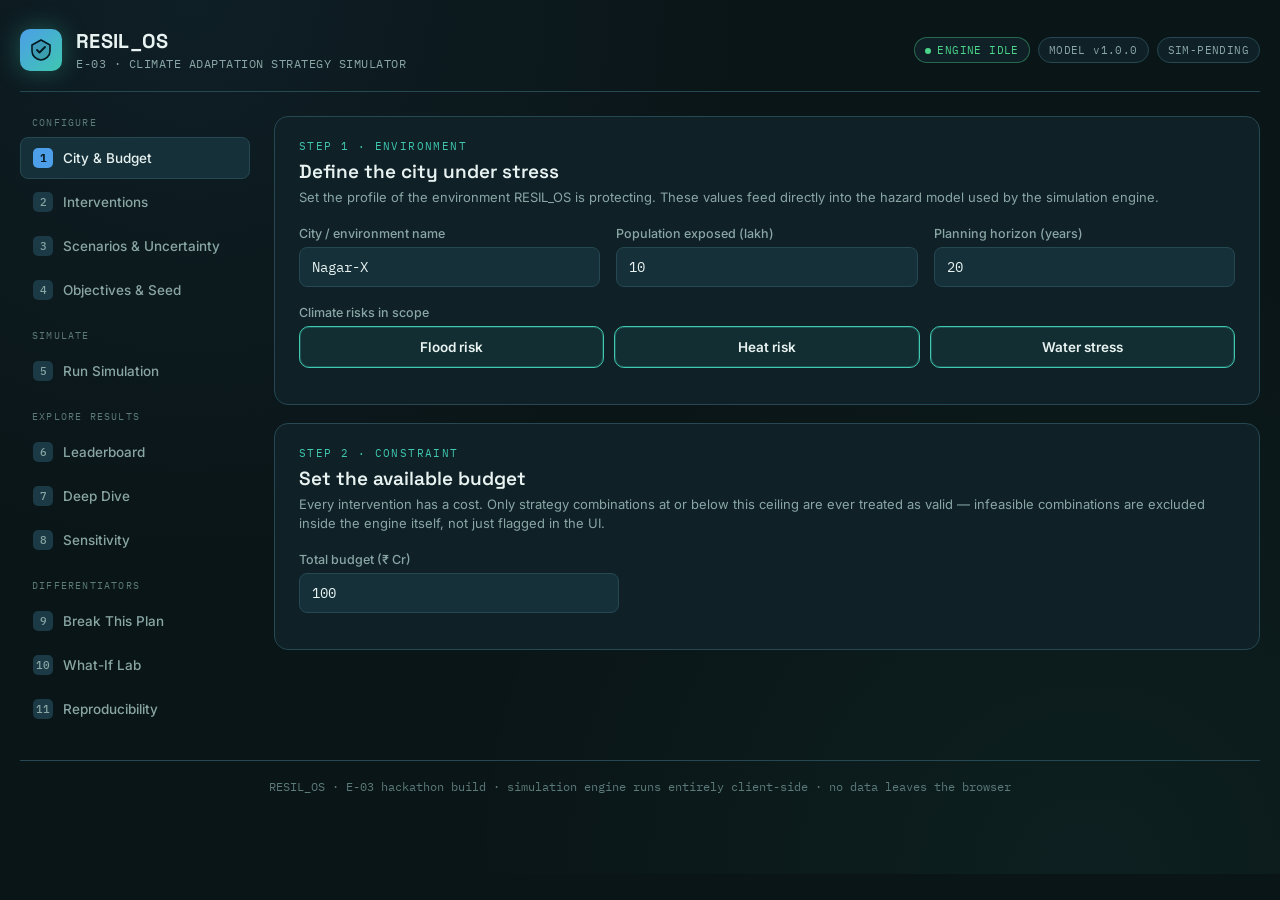
<file: resil-os.html>
<!DOCTYPE html>
<html lang="en">
<head>
<meta charset="UTF-8">
<title>RESIL_OS — Climate Adaptation Strategy Simulator</title>
<meta name="viewport" content="width=device-width, initial-scale=1.0">
<link rel="preconnect" href="https://fonts.googleapis.com">
<link href="https://fonts.googleapis.com/css2?family=Space+Grotesk:wght@400;500;600;700&family=Inter:wght@400;500;600;700&family=IBM+Plex+Mono:wght@400;500;600&display=swap" rel="stylesheet">
<style>
:root{
  --bg-deep:#0A1517;
  --bg-panel:#0F2027;
  --bg-panel-raised:#153039;
  --bg-panel-hi:#1B3A45;
  --line:#254852;
  --ink:#E8F3F1;
  --ink-dim:#89A6A4;
  --ink-faint:#5B7A79;
  --flood:#4C9FE8;
  --heat:#E8623D;
  --water:#3FC7B0;
  --amber:#F2B705;
  --danger:#E1524B;
  --success:#4BD68A;
  --font-display:'Space Grotesk',sans-serif;
  --font-body:'Inter',sans-serif;
  --font-mono:'IBM Plex Mono',monospace;
}
*{box-sizing:border-box;}
html,body{margin:0;padding:0;background:var(--bg-deep);color:var(--ink);font-family:var(--font-body);
  -webkit-font-smoothing:antialiased;}
body{background-image:
  radial-gradient(circle at 15% 0%, rgba(76,159,232,0.07), transparent 40%),
  radial-gradient(circle at 85% 100%, rgba(63,199,176,0.06), transparent 45%);}
::selection{background:var(--amber);color:#0A1517;}
a{color:inherit;}
::-webkit-scrollbar{width:8px;height:8px;}
::-webkit-scrollbar-thumb{background:var(--line);border-radius:4px;}
::-webkit-scrollbar-track{background:transparent;}

.app{max-width:1280px;margin:0 auto;padding:0 20px 80px;}

/* ---------- HEADER ---------- */
header.top{padding:28px 0 20px;border-bottom:1px solid var(--line);display:flex;align-items:center;
  justify-content:space-between;gap:20px;flex-wrap:wrap;}
.brand{display:flex;align-items:center;gap:14px;}
.brand-mark{width:42px;height:42px;border-radius:10px;background:linear-gradient(135deg,var(--flood),var(--water));
  display:flex;align-items:center;justify-content:center;flex-shrink:0;position:relative;box-shadow:0 0 24px rgba(63,199,176,0.35);}
.brand-mark svg{width:24px;height:24px;}
.brand-text h1{font-family:var(--font-display);font-size:20px;margin:0;letter-spacing:0.3px;font-weight:700;}
.brand-text p{margin:2px 0 0;font-size:12px;color:var(--ink-dim);font-family:var(--font-mono);letter-spacing:0.5px;}
.badge-row{display:flex;gap:8px;flex-wrap:wrap;}
.tag{font-family:var(--font-mono);font-size:10.5px;padding:5px 10px;border:1px solid var(--line);
  border-radius:100px;color:var(--ink-dim);letter-spacing:0.4px;background:var(--bg-panel);}
.tag.live{color:var(--success);border-color:rgba(75,214,138,0.4);}
.tag.live .dot{display:inline-block;width:6px;height:6px;border-radius:50%;background:var(--success);
  margin-right:6px;animation:pulse 1.6s infinite;}
@keyframes pulse{0%,100%{opacity:1;}50%{opacity:0.3;}}

/* ---------- LAYOUT ---------- */
.layout{display:grid;grid-template-columns:230px 1fr;gap:24px;margin-top:24px;align-items:start;}
@media (max-width:900px){.layout{grid-template-columns:1fr;}}

/* ---------- NAV ---------- */
nav.steps{position:sticky;top:20px;display:flex;flex-direction:column;gap:2px;}
.step-group-label{font-family:var(--font-mono);font-size:10px;color:var(--ink-faint);letter-spacing:1.2px;
  text-transform:uppercase;margin:16px 0 6px 12px;}
.step-group-label:first-child{margin-top:0;}
.step-btn{display:flex;align-items:center;gap:10px;padding:10px 12px;border-radius:8px;border:1px solid transparent;
  background:transparent;color:var(--ink-dim);cursor:pointer;text-align:left;font-family:var(--font-body);
  font-size:13.5px;font-weight:500;transition:all .15s ease;}
.step-btn:hover{background:var(--bg-panel);color:var(--ink);}
.step-btn.active{background:var(--bg-panel-raised);color:var(--ink);border-color:var(--line);}
.step-btn .num{font-family:var(--font-mono);font-size:11px;width:20px;height:20px;border-radius:5px;
  display:flex;align-items:center;justify-content:center;background:var(--bg-panel-hi);color:var(--ink-dim);
  flex-shrink:0;}
.step-btn.active .num{background:var(--flood);color:#062;color:#04191F;font-weight:700;}
.step-btn.done .num{background:var(--success);color:#04191F;}
.step-btn.done .num::after{content:'✓';}

/* ---------- PANELS ---------- */
.panel{display:none;animation:fadein .35s ease;}
.panel.active{display:block;}
@keyframes fadein{from{opacity:0;transform:translateY(6px);}to{opacity:1;transform:translateY(0);}}
.card{background:var(--bg-panel);border:1px solid var(--line);border-radius:14px;padding:22px 24px;margin-bottom:18px;}
.card h2{font-family:var(--font-display);font-size:19px;margin:0 0 4px;font-weight:600;}
.card .sub{color:var(--ink-dim);font-size:13px;margin:0 0 18px;line-height:1.5;}
.eyebrow{font-family:var(--font-mono);font-size:10.5px;color:var(--water);letter-spacing:1.4px;
  text-transform:uppercase;margin-bottom:6px;display:block;}

/* ---------- FORM ELEMENTS ---------- */
.grid2{display:grid;grid-template-columns:1fr 1fr;gap:16px;}
.grid3{display:grid;grid-template-columns:repeat(3,1fr);gap:16px;}
@media (max-width:640px){.grid2,.grid3{grid-template-columns:1fr;}}
label.field{display:block;font-size:12.5px;color:var(--ink-dim);margin-bottom:6px;font-weight:500;}
input[type=text],input[type=number]{width:100%;background:var(--bg-panel-raised);border:1px solid var(--line);
  color:var(--ink);padding:10px 12px;border-radius:8px;font-family:var(--font-mono);font-size:13.5px;}
input[type=text]:focus,input[type=number]:focus{outline:2px solid var(--flood);outline-offset:1px;border-color:var(--flood);}
.field-wrap{margin-bottom:14px;}
input[type=range]{width:100%;accent-color:var(--flood);height:4px;}
.slider-row{display:flex;align-items:center;gap:12px;}
.slider-val{font-family:var(--font-mono);font-size:13px;width:56px;text-align:right;color:var(--amber);flex-shrink:0;}

.chip-grid{display:grid;grid-template-columns:repeat(auto-fill,minmax(220px,1fr));gap:10px;}
.chip{border:1px solid var(--line);background:var(--bg-panel-raised);border-radius:10px;padding:12px 14px;
  cursor:pointer;transition:all .15s ease;}
.chip:hover{border-color:var(--ink-faint);}
.chip.selected{border-color:var(--water);background:rgba(63,199,176,0.08);box-shadow:0 0 0 1px rgba(63,199,176,0.25) inset;}
.chip-top{display:flex;justify-content:space-between;align-items:baseline;margin-bottom:6px;}
.chip-name{font-weight:600;font-size:13.5px;}
.chip-cost{font-family:var(--font-mono);font-size:11.5px;color:var(--amber);}
.chip-desc{font-size:11.5px;color:var(--ink-dim);line-height:1.4;margin-bottom:8px;}
.chip-effects{display:flex;gap:6px;flex-wrap:wrap;}
.eff-pill{font-family:var(--font-mono);font-size:10px;padding:2px 7px;border-radius:100px;background:var(--bg-panel-hi);
  color:var(--ink-dim);}
.eff-pill.flood{color:var(--flood);} .eff-pill.heat{color:var(--heat);} .eff-pill.water{color:var(--water);}

.scenario-grid{display:grid;grid-template-columns:repeat(3,1fr);gap:14px;}
@media (max-width:720px){.scenario-grid{grid-template-columns:1fr;}}
.scenario-card{border:1px solid var(--line);border-radius:12px;padding:16px;background:var(--bg-panel-raised);}
.scenario-card.mild{border-top:3px solid var(--success);}
.scenario-card.moderate{border-top:3px solid var(--amber);}
.scenario-card.severe{border-top:3px solid var(--danger);}
.scenario-card h3{margin:0 0 10px;font-family:var(--font-display);font-size:15px;}
.scenario-row{display:flex;justify-content:space-between;font-size:12px;padding:4px 0;color:var(--ink-dim);
  border-bottom:1px dashed var(--line);}
.scenario-row span:last-child{font-family:var(--font-mono);color:var(--ink);}

.btn{font-family:var(--font-body);font-weight:600;font-size:13.5px;padding:11px 20px;border-radius:9px;
  border:1px solid var(--line);background:var(--bg-panel-raised);color:var(--ink);cursor:pointer;
  transition:all .15s ease;display:inline-flex;align-items:center;gap:8px;}
.btn:hover{border-color:var(--ink-faint);transform:translateY(-1px);}
.btn-primary{background:linear-gradient(135deg,var(--flood),var(--water));border:none;color:#042022;
  box-shadow:0 4px 20px rgba(63,199,176,0.25);}
.btn-primary:hover{box-shadow:0 6px 26px rgba(63,199,176,0.4);}
.btn-danger{border-color:rgba(225,82,75,0.4);color:var(--danger);}
.btn-ghost{background:transparent;}
.btn:disabled{opacity:0.4;cursor:not-allowed;transform:none;}
.btn-row{display:flex;gap:10px;flex-wrap:wrap;margin-top:6px;}

/* ---------- CONSOLE ---------- */
.console{background:#050C0E;border:1px solid var(--line);border-radius:12px;padding:16px 18px;font-family:var(--font-mono);
  font-size:12px;color:var(--success);min-height:160px;max-height:260px;overflow-y:auto;line-height:1.7;}
.console .ln{opacity:0;animation:lnin .25s forwards;}
.console .ln.dim{color:var(--ink-faint);}
.console .ln.warn{color:var(--danger);}
.console .ln.info{color:var(--water);}
@keyframes lnin{to{opacity:1;}}
.console .cursor{display:inline-block;width:7px;height:12px;background:var(--success);animation:pulse 1s infinite;
  vertical-align:middle;}

/* ---------- STAT / RESULTS ---------- */
.stat-strip{display:grid;grid-template-columns:repeat(auto-fit,minmax(140px,1fr));gap:12px;margin-bottom:18px;}
.stat-box{background:var(--bg-panel-raised);border:1px solid var(--line);border-radius:10px;padding:14px 16px;}
.stat-box .v{font-family:var(--font-mono);font-size:24px;font-weight:600;color:var(--amber);}
.stat-box .l{font-size:11px;color:var(--ink-dim);margin-top:2px;}

table.results{width:100%;border-collapse:collapse;font-size:13px;}
table.results th{text-align:left;font-family:var(--font-mono);font-size:10.5px;color:var(--ink-faint);
  text-transform:uppercase;letter-spacing:0.6px;padding:8px 10px;border-bottom:1px solid var(--line);}
table.results td{padding:10px 10px;border-bottom:1px solid rgba(37,72,82,0.5);font-family:var(--font-mono);font-size:12.5px;}
table.results tr.rank1 td{background:rgba(242,183,5,0.06);}
table.results tr{cursor:pointer;transition:background .15s;}
table.results tr:hover td{background:var(--bg-panel-hi);}
.rank-pill{display:inline-flex;align-items:center;justify-content:center;width:22px;height:22px;border-radius:6px;
  background:var(--bg-panel-hi);font-weight:700;font-size:11px;}
.rank-pill.r1{background:var(--amber);color:#211900;}
.score-bar-wrap{width:80px;height:6px;background:var(--bg-panel-hi);border-radius:4px;overflow:hidden;display:inline-block;
  vertical-align:middle;margin-right:8px;}
.score-bar{height:100%;background:linear-gradient(90deg,var(--flood),var(--water));}
.feasible-tag{font-size:10px;padding:2px 7px;border-radius:100px;font-family:var(--font-mono);}
.feasible-tag.yes{background:rgba(75,214,138,0.12);color:var(--success);}
.feasible-tag.no{background:rgba(225,82,75,0.12);color:var(--danger);}

/* ---------- GAUGES ---------- */
.gauge-row{display:grid;grid-template-columns:repeat(3,1fr);gap:16px;margin:8px 0 18px;}
@media (max-width:640px){.gauge-row{grid-template-columns:1fr;}}
.gauge-box{background:var(--bg-panel-raised);border:1px solid var(--line);border-radius:12px;padding:14px;text-align:center;}
.gauge-box .glabel{font-family:var(--font-mono);font-size:11px;letter-spacing:0.6px;margin-top:4px;}
.gauge-box .gval{font-family:var(--font-mono);font-size:20px;font-weight:600;margin-top:-4px;}

.robust-pill{font-family:var(--font-mono);font-size:11px;padding:4px 10px;border-radius:100px;font-weight:600;
  letter-spacing:0.4px;}
.robust-pill.ROBUST{background:rgba(75,214,138,0.14);color:var(--success);}
.robust-pill.MODERATE{background:rgba(242,183,5,0.14);color:var(--amber);}
.robust-pill.FRAGILE{background:rgba(225,82,75,0.14);color:var(--danger);}

/* ---------- SENSITIVITY BARS ---------- */
.sens-row{display:grid;grid-template-columns:110px 1fr 60px 90px;align-items:center;gap:10px;margin-bottom:10px;
  font-size:12.5px;}
.sens-track{position:relative;height:20px;background:var(--bg-panel-hi);border-radius:5px;overflow:visible;}
.sens-fill{position:absolute;top:0;bottom:0;background:var(--danger);border-radius:5px;}
.sens-zero{position:absolute;top:-3px;bottom:-3px;width:1px;background:var(--ink-faint);}
.sens-val{font-family:var(--font-mono);text-align:right;}
.sens-tag{font-family:var(--font-mono);font-size:10px;padding:3px 7px;border-radius:100px;text-align:center;}
.sens-tag.HIGH{background:rgba(225,82,75,0.14);color:var(--danger);}
.sens-tag.MEDIUM{background:rgba(242,183,5,0.14);color:var(--amber);}
.sens-tag.LOW{background:rgba(75,214,138,0.14);color:var(--success);}

/* ---------- CONFIG / REPRO ---------- */
pre.config{background:#050C0E;border:1px solid var(--line);border-radius:10px;padding:16px;font-family:var(--font-mono);
  font-size:11.5px;color:var(--ink-dim);overflow-x:auto;line-height:1.6;}
pre.config .k{color:var(--water);}
pre.config .v2{color:var(--amber);}

.empty-state{text-align:center;padding:50px 20px;color:var(--ink-dim);}
.empty-state svg{opacity:0.4;margin-bottom:12px;}

.select-native{width:100%;background:var(--bg-panel-raised);border:1px solid var(--line);color:var(--ink);
  padding:10px 12px;border-radius:8px;font-family:var(--font-mono);font-size:13px;}

.footer-note{margin-top:30px;padding-top:18px;border-top:1px solid var(--line);color:var(--ink-faint);
  font-size:11.5px;font-family:var(--font-mono);text-align:center;}
</style>
</head>
<body>
<div class="app">

  <header class="top">
    <div class="brand">
      <div class="brand-mark">
        <svg viewBox="0 0 24 24" fill="none"><path d="M12 2L3 7v6c0 5 4 8.5 9 9 5-.5 9-4 9-9V7l-9-5z" stroke="#04191F" stroke-width="1.6" fill="#04191F" fill-opacity="0.15"/><path d="M8 12l2.5 2.5L16 9" stroke="#04191F" stroke-width="1.8" stroke-linecap="round" stroke-linejoin="round"/></svg>
      </div>
      <div class="brand-text">
        <h1>RESIL_OS</h1>
        <p>E-03 · CLIMATE ADAPTATION STRATEGY SIMULATOR</p>
      </div>
    </div>
    <div class="badge-row">
      <span class="tag live" id="engineStatusTag"><span class="dot"></span>ENGINE IDLE</span>
      <span class="tag">MODEL v1.0.0</span>
      <span class="tag" id="simIdTag">SIM-PENDING</span>
    </div>
  </header>

  <div class="layout">
    <nav class="steps" id="stepsNav"></nav>

    <main>
      <!-- STEP 1: CITY & RISKS -->
      <section class="panel" data-panel="setup">
        <div class="card">
          <span class="eyebrow">Step 1 · Environment</span>
          <h2>Define the city under stress</h2>
          <p class="sub">Set the profile of the environment RESIL_OS is protecting. These values feed directly into the hazard model used by the simulation engine.</p>
          <div class="grid3">
            <div class="field-wrap">
              <label class="field">City / environment name</label>
              <input type="text" id="cityName" value="Nagar-X">
            </div>
            <div class="field-wrap">
              <label class="field">Population exposed (lakh)</label>
              <input type="number" id="population" value="10" min="1" max="200">
            </div>
            <div class="field-wrap">
              <label class="field">Planning horizon (years)</label>
              <input type="number" id="horizon" value="20" min="1" max="100">
            </div>
          </div>
          <div class="field-wrap" style="margin-top:4px;">
            <label class="field">Climate risks in scope</label>
            <div class="chip-grid" id="riskChips" style="grid-template-columns:repeat(3,1fr);"></div>
          </div>
        </div>

        <div class="card">
          <span class="eyebrow">Step 2 · Constraint</span>
          <h2>Set the available budget</h2>
          <p class="sub">Every intervention has a cost. Only strategy combinations at or below this ceiling are ever treated as valid — infeasible combinations are excluded inside the engine itself, not just flagged in the UI.</p>
          <div class="field-wrap" style="max-width:320px;">
            <label class="field">Total budget (₹ Cr)</label>
            <input type="number" id="budget" value="100" min="10" max="1000">
          </div>
        </div>
      </section>

      <!-- STEP 2: INTERVENTIONS -->
      <section class="panel" data-panel="interventions">
        <div class="card">
          <span class="eyebrow">Step 3 · Intervention library</span>
          <h2>Choose the interventions in play</h2>
          <p class="sub">Every selected intervention enters the strategy-generation engine. The engine will automatically build and test every affordable combination of the interventions you enable here — you never hand-pick the final strategies yourself.</p>
          <div class="chip-grid" id="interventionChips"></div>
          <div class="btn-row">
            <span class="tag" id="comboCountTag">— combinations possible</span>
          </div>
        </div>
      </section>

      <!-- STEP 3: SCENARIOS -->
      <section class="panel" data-panel="scenarios">
        <div class="card">
          <span class="eyebrow">Step 4 · Future scenarios</span>
          <h2>Multiple futures, one set of strategies</h2>
          <p class="sub">Every feasible strategy will be tested against <strong>all three</strong> futures below, not just one. A strategy that looks strong in Mild can quietly fail in Severe — that gap is the point.</p>
          <div class="scenario-grid" id="scenarioGrid"></div>
        </div>
        <div class="card">
          <span class="eyebrow">Step 5 · Uncertainty</span>
          <h2>How uncertain is each future?</h2>
          <p class="sub">Instead of one exact hazard number, each scenario is treated as a range. The engine Monte-Carlo samples inside that range so results come back as best-case / average / worst-case, not a single fragile point estimate.</p>
          <div class="field-wrap" style="max-width:420px;">
            <label class="field">Uncertainty band (± % around baseline hazard)</label>
            <div class="slider-row">
              <input type="range" id="uncertaintyBand" min="0" max="40" value="18">
              <span class="slider-val" id="uncertaintyBandVal">±18%</span>
            </div>
          </div>
          <div class="field-wrap" style="max-width:420px;">
            <label class="field">Monte-Carlo samples per scenario</label>
            <div class="slider-row">
              <input type="range" id="mcSamples" min="5" max="60" value="24">
              <span class="slider-val" id="mcSamplesVal">24</span>
            </div>
          </div>
        </div>
      </section>

      <!-- STEP 4: OBJECTIVES -->
      <section class="panel" data-panel="objectives">
        <div class="card">
          <span class="eyebrow">Step 6 · Competing objectives</span>
          <h2>Weight what matters most</h2>
          <p class="sub">A strategy that wins on flood protection may lose on heat resilience. Set priorities and watch the leaderboard re-rank live — nothing is recomputed from scratch, the same raw results are just re-scored.</p>
          <div id="objectiveSliders"></div>
          <div class="stat-strip" style="margin-top:16px;">
            <div class="stat-box"><div class="v" id="weightSum">100%</div><div class="l">Weights allocated</div></div>
          </div>
        </div>
        <div class="card">
          <span class="eyebrow">Reproducibility seed</span>
          <h2>Lock the run for reproducible comparisons</h2>
          <p class="sub">Same seed + same configuration + same model version = the same result, every time. Change the seed to explore a different Monte-Carlo draw.</p>
          <div class="grid2">
            <div class="field-wrap">
              <label class="field">Random seed</label>
              <input type="number" id="seedInput" value="12345">
            </div>
            <div class="field-wrap">
              <label class="field">Model version</label>
              <input type="text" value="1.0.0" disabled style="opacity:0.6;">
            </div>
          </div>
        </div>
      </section>

      <!-- STEP 5: RUN -->
      <section class="panel" data-panel="run">
        <div class="card">
          <span class="eyebrow">Step 7 · Simulation engine</span>
          <h2>Run the simulation</h2>
          <p class="sub">The engine will generate every affordable combination of your enabled interventions, run each one through all scenarios with Monte-Carlo uncertainty sampling, then rank the survivors.</p>
          <div class="btn-row">
            <button class="btn btn-primary" id="runBtn">▶ Run simulation</button>
            <button class="btn btn-ghost" id="resetBtn">Reset console</button>
          </div>
          <div class="console" id="console" style="margin-top:18px;">
            <div class="ln dim">Awaiting configuration... press Run simulation to begin.<span class="cursor"></span></div>
          </div>
        </div>
      </section>

      <!-- STEP 6: RESULTS -->
      <section class="panel" data-panel="results">
        <div class="card">
          <span class="eyebrow">Step 8 · Ranked results</span>
          <h2>Strategy leaderboard</h2>
          <p class="sub">Ranked by weighted average performance across all scenarios, feasible strategies only. Click a row to inspect it in the Deep Dive, Stress Test, and What-If panels.</p>
          <div class="stat-strip" id="resultsStats"></div>
          <div style="overflow-x:auto;">
            <table class="results" id="resultsTable"><thead></thead><tbody></tbody></table>
          </div>
        </div>
      </section>

      <!-- STEP 7: DEEP DIVE / COMPARISON -->
      <section class="panel" data-panel="deepdive">
        <div class="card">
          <span class="eyebrow">Selected strategy</span>
          <h2 id="deepdiveTitle">Deep dive</h2>
          <p class="sub" id="deepdiveSub">Run a simulation and select a strategy from the leaderboard.</p>
          <div class="gauge-row" id="gaugeRow"></div>
          <div style="overflow-x:auto;">
            <table class="results" id="scenarioTable"><thead></thead><tbody></tbody></table>
          </div>
        </div>
      </section>

      <!-- STEP 8: SENSITIVITY -->
      <section class="panel" data-panel="sensitivity">
        <div class="card">
          <span class="eyebrow">Step 9 · Sensitivity analysis</span>
          <h2>Which assumptions move the needle?</h2>
          <p class="sub">One parameter is changed at a time from baseline and the model is rerun on the selected strategy. Longer bars = more influence on the final score.</p>
          <div id="sensitivityBody"></div>
        </div>
      </section>

      <!-- STEP 9: STRESS TEST -->
      <section class="panel" data-panel="stress">
        <div class="card">
          <span class="eyebrow">Differentiator · Not an official requirement</span>
          <h2>Try to break this plan</h2>
          <p class="sub">Slam the selected strategy with a harsher combined future — higher rainfall, higher heat, more people, weaker intervention performance — and see what survives.</p>
          <div class="btn-row"><button class="btn btn-danger" id="stressBtn">⚡ Try to break this plan</button></div>
          <div id="stressBody" style="margin-top:18px;"></div>
        </div>
      </section>

      <!-- STEP 10: WHAT-IF LAB -->
      <section class="panel" data-panel="whatif">
        <div class="card">
          <span class="eyebrow">Differentiator · Not an official requirement</span>
          <h2>What-if laboratory</h2>
          <p class="sub">Nudge the assumptions live and watch the selected strategy's performance respond instantly — no full re-run needed.</p>
          <div id="whatifBody"></div>
        </div>
      </section>

      <!-- STEP 11: REPRODUCIBILITY -->
      <section class="panel" data-panel="repro">
        <div class="card">
          <span class="eyebrow">Reproducible comparisons</span>
          <h2>Simulation configuration</h2>
          <p class="sub">Everything a judge needs to ask "why did it recommend this?" and get a traceable answer — not "the AI decided."</p>
          <pre class="config" id="configDump">Run a simulation to generate a configuration record.</pre>
        </div>
      </section>
    </main>
  </div>

  <div class="footer-note">RESIL_OS · E-03 hackathon build · simulation engine runs entirely client-side · no data leaves the browser</div>
</div>

<script>
/* =========================================================================
   RESIL_OS SIMULATION ENGINE
   ========================================================================= */

// ---------- Seeded RNG (mulberry32) for reproducibility ----------
function mulberry32(seed){
  let t = seed >>> 0;
  return function(){
    t |= 0; t = (t + 0x6D2B79F5) | 0;
    let r = Math.imul(t ^ (t >>> 15), 1 | t);
    r = (r + Math.imul(r ^ (r >>> 7), 61 | r)) ^ r;
    return ((r ^ (r >>> 14)) >>> 0) / 4294967296;
  };
}

// ---------- Static data ----------
const INTERVENTIONS = [
  {id:'drain', name:'Drainage Improvement', cost:40, flood:78, heat:8,  water:15, desc:'Storm drains + pumping capacity upgrade.'},
  {id:'barrier', name:'Flood Barriers', cost:50, flood:85, heat:2,  water:5,  desc:'Riverbank & coastal barrier network.'},
  {id:'trees', name:'Tree Plantation', cost:20, flood:20, heat:55, water:20, desc:'Urban canopy cover across wards.'},
  {id:'storage', name:'Water Storage', cost:35, flood:10, heat:5,  water:70, desc:'Reservoirs + groundwater recharge.'},
  {id:'harvest', name:'Rainwater Harvesting', cost:15, flood:25, heat:5,  water:45, desc:'Mandatory rooftop harvesting retrofits.'},
  {id:'cooling', name:'Cooling Centres', cost:15, flood:0,  heat:60, water:0,  desc:'Public heat-refuge network.'},
  {id:'corridor', name:'Urban Green Corridors', cost:22, flood:18, heat:40, water:18, desc:'Connected green belts along transit lines.'},
  {id:'heatinfra', name:'Heat-Resistant Infrastructure', cost:28, flood:5,  heat:50, water:5,  desc:'Reflective roofing & road surfacing standards.'},
];

const SCENARIOS = [
  {id:'mild', name:'Mild', hazard:{flood:35, heat:30, water:25}, color:'var(--success)'},
  {id:'moderate', name:'Moderate', hazard:{flood:60, heat:55, water:50}, color:'var(--amber)'},
  {id:'severe', name:'Severe', hazard:{flood:85, heat:80, water:75}, color:'var(--danger)'},
];

const RISKS = [
  {id:'flood', label:'Flood risk'}, {id:'heat', label:'Heat risk'}, {id:'water', label:'Water stress'},
];

// ---------- Core state ----------
const state = {
  activeStep: 'setup',
  selectedRisks: new Set(['flood','heat','water']),
  selectedInterventions: new Set(INTERVENTIONS.map(i=>i.id)),
  weights: {flood:50, heat:30, water:20},
  results: null,        // full simulation output
  selectedStrategyIdx: 0,
  lastConfig: null,
};

const STEPS = [
  {group:'CONFIGURE', id:'setup', label:'City & Budget', num:1},
  {group:'CONFIGURE', id:'interventions', label:'Interventions', num:2},
  {group:'CONFIGURE', id:'scenarios', label:'Scenarios & Uncertainty', num:3},
  {group:'CONFIGURE', id:'objectives', label:'Objectives & Seed', num:4},
  {group:'SIMULATE', id:'run', label:'Run Simulation', num:5},
  {group:'EXPLORE RESULTS', id:'results', label:'Leaderboard', num:6},
  {group:'EXPLORE RESULTS', id:'deepdive', label:'Deep Dive', num:7},
  {group:'EXPLORE RESULTS', id:'sensitivity', label:'Sensitivity', num:8},
  {group:'DIFFERENTIATORS', id:'stress', label:'Break This Plan', num:9},
  {group:'DIFFERENTIATORS', id:'whatif', label:'What-If Lab', num:10},
  {group:'DIFFERENTIATORS', id:'repro', label:'Reproducibility', num:11},
];

// ============================= NAV RENDER =============================
function renderNav(){
  const nav = document.getElementById('stepsNav');
  nav.innerHTML = '';
  let lastGroup = null;
  STEPS.forEach(s=>{
    if(s.group !== lastGroup){
      const gl = document.createElement('div');
      gl.className = 'step-group-label';
      gl.textContent = s.group;
      nav.appendChild(gl);
      lastGroup = s.group;
    }
    const btn = document.createElement('button');
    const needsResults = ['results','deepdive','sensitivity','stress','whatif','repro'].includes(s.id);
    btn.className = 'step-btn' + (s.id===state.activeStep?' active':'') + (needsResults && state.results ? ' done':'');
    btn.disabled = needsResults && !state.results;
    btn.innerHTML = `<span class="num">${s.num}</span><span>${s.label}</span>`;
    btn.onclick = ()=>{ if(!btn.disabled) setStep(s.id); };
    nav.appendChild(btn);
  });
}
function setStep(id){
  state.activeStep = id;
  document.querySelectorAll('.panel').forEach(p=>p.classList.toggle('active', p.dataset.panel===id));
  renderNav();
  if(id==='deepdive') renderDeepDive();
  if(id==='sensitivity') renderSensitivity();
  if(id==='whatif') renderWhatIf();
  if(id==='repro') renderConfigDump();
  window.scrollTo({top:0, behavior:'smooth'});
}

// ============================= SETUP PANEL =============================
function renderRiskChips(){
  const wrap = document.getElementById('riskChips');
  wrap.innerHTML = '';
  RISKS.forEach(r=>{
    const c = document.createElement('div');
    c.className = 'chip' + (state.selectedRisks.has(r.id) ? ' selected' : '');
    c.style.textAlign = 'center';
    c.innerHTML = `<div class="chip-name">${r.label}</div>`;
    c.onclick = ()=>{ state.selectedRisks.has(r.id) ? state.selectedRisks.delete(r.id) : state.selectedRisks.add(r.id); renderRiskChips(); };
    wrap.appendChild(c);
  });
}

function renderInterventionChips(){
  const wrap = document.getElementById('interventionChips');
  wrap.innerHTML = '';
  INTERVENTIONS.forEach(iv=>{
    const c = document.createElement('div');
    c.className = 'chip' + (state.selectedInterventions.has(iv.id) ? ' selected' : '');
    c.innerHTML = `
      <div class="chip-top"><span class="chip-name">${iv.name}</span><span class="chip-cost">₹${iv.cost}Cr</span></div>
      <div class="chip-desc">${iv.desc}</div>
      <div class="chip-effects">
        <span class="eff-pill flood">Flood ${iv.flood}</span>
        <span class="eff-pill heat">Heat ${iv.heat}</span>
        <span class="eff-pill water">Water ${iv.water}</span>
      </div>`;
    c.onclick = ()=>{
      state.selectedInterventions.has(iv.id) ? state.selectedInterventions.delete(iv.id) : state.selectedInterventions.add(iv.id);
      renderInterventionChips();
      updateComboCount();
    };
    wrap.appendChild(c);
  });
  updateComboCount();
}
function updateComboCount(){
  const n = state.selectedInterventions.size;
  document.getElementById('comboCountTag').textContent = `2^${n} = ${Math.pow(2,n).toLocaleString()} combinations possible`;
}

function renderScenarioGrid(){
  const wrap = document.getElementById('scenarioGrid');
  wrap.innerHTML = '';
  SCENARIOS.forEach(sc=>{
    const c = document.createElement('div');
    c.className = 'scenario-card ' + sc.id;
    c.innerHTML = `<h3>${sc.name}</h3>
      <div class="scenario-row"><span>Flood hazard baseline</span><span>${sc.hazard.flood}</span></div>
      <div class="scenario-row"><span>Heat hazard baseline</span><span>${sc.hazard.heat}</span></div>
      <div class="scenario-row"><span>Water-stress baseline</span><span>${sc.hazard.water}</span></div>`;
    wrap.appendChild(c);
  });
}

function renderObjectiveSliders(){
  const wrap = document.getElementById('objectiveSliders');
  wrap.innerHTML = '';
  const keys = [['flood','Flood-risk reduction','flood'],['heat','Heat-risk reduction','heat'],['water','Water security','water']];
  keys.forEach(([key,label,colorKey])=>{
    const row = document.createElement('div');
    row.className = 'field-wrap';
    row.innerHTML = `<label class="field">${label}</label>
      <div class="slider-row">
        <input type="range" min="0" max="100" value="${state.weights[key]}" data-key="${key}" style="accent-color:var(--${colorKey});">
        <span class="slider-val" id="wv-${key}">${state.weights[key]}%</span>
      </div>`;
    wrap.appendChild(row);
    row.querySelector('input').addEventListener('input', (e)=>{
      state.weights[key] = parseInt(e.target.value);
      document.getElementById('wv-'+key).textContent = state.weights[key] + '%';
      updateWeightSum();
      if(state.results){ recomputeRanking(); renderResults(); }
    });
  });
  updateWeightSum();
}
function updateWeightSum(){
  const sum = state.weights.flood + state.weights.heat + state.weights.water;
  const el = document.getElementById('weightSum');
  el.textContent = sum + '%';
  el.style.color = sum===100 ? 'var(--success)' : 'var(--amber)';
}
function normalizedWeights(){
  const sum = state.weights.flood + state.weights.heat + state.weights.water || 1;
  return {flood: state.weights.flood/sum, heat: state.weights.heat/sum, water: state.weights.water/sum};
}

// ============================= ENGINE =============================
function generateCombinations(items){
  const n = items.length;
  const out = [];
  for(let mask=1; mask < (1<<n); mask++){
    const combo = [];
    for(let i=0;i<n;i++) if(mask & (1<<i)) combo.push(items[i]);
    out.push(combo);
  }
  return out;
}
function comboCost(combo){ return combo.reduce((s,iv)=>s+iv.cost,0); }

// diminishing-returns combined effectiveness for one objective (0-100)
function combinedEffectiveness(combo, key){
  let survive = 1;
  combo.forEach(iv=> survive *= (1 - (iv[key]/100)) );
  return (1 - survive) * 100;
}

function hazardFor(scenario, key, population, hazardBaselineOverride){
  const baseline = hazardBaselineOverride ? hazardBaselineOverride[key] : scenario.hazard[key];
  const popFactor = 1 + ((population - 10) / 10) * 0.05;
  return Math.max(0, baseline * popFactor);
}

function performanceFor(effectiveness, hazard){
  // unprotected risk = hazard * (1 - effectiveness/100); performance = 100 - unprotected risk
  const unprotected = hazard * (1 - effectiveness/100);
  return Math.max(0, Math.min(100, 100 - unprotected));
}

// Full strategy simulation across scenarios + MC uncertainty
function simulateStrategy(combo, opts){
  const {population, uncertaintyPct, samples, rng, weights, effMultiplier=1, hazardOverrideByScenario=null} = opts;
  const effCombined = {
    flood: combinedEffectiveness(combo,'flood') * effMultiplier,
    heat: combinedEffectiveness(combo,'heat') * effMultiplier,
    water: combinedEffectiveness(combo,'water') * effMultiplier,
  };
  const scenarioResults = SCENARIOS.map(sc=>{
    const hazardOverride = hazardOverrideByScenario ? hazardOverrideByScenario[sc.id] : null;
    let perfs = [];
    for(let s=0;s<samples;s++){
      const objPerf = {};
      ['flood','heat','water'].forEach(key=>{
        const baseHazard = hazardFor(sc, key, population, hazardOverride);
        const jitter = 1 + (rng()*2-1) * (uncertaintyPct/100);
        const sampledHazard = Math.max(0, baseHazard*jitter);
        objPerf[key] = performanceFor(Math.min(100,effCombined[key]), sampledHazard);
      });
      const weighted = objPerf.flood*weights.flood + objPerf.heat*weights.heat + objPerf.water*weights.water;
      perfs.push(weighted);
    }
    const avg = perfs.reduce((a,b)=>a+b,0)/perfs.length;
    const min = Math.min(...perfs);
    const max = Math.max(...perfs);
    return {scenario:sc, avg, min, max};
  });
  const overallAvg = scenarioResults.reduce((s,r)=>s+r.avg,0)/scenarioResults.length;
  const overallMin = Math.min(...scenarioResults.map(r=>r.min));
  const overallMax = Math.max(...scenarioResults.map(r=>r.max));
  const variance = scenarioResults.reduce((s,r)=>s+Math.pow(r.avg-overallAvg,2),0)/scenarioResults.length;
  const stdev = Math.sqrt(variance);
  let robustness = 'MODERATE';
  if(stdev < 6 && overallAvg > 65) robustness = 'ROBUST';
  else if(stdev > 14 || overallAvg < 45) robustness = 'FRAGILE';
  return {
    combo, cost: comboCost(combo), effCombined, scenarioResults,
    overall: {avg: overallAvg, min: overallMin, max: overallMax}, stdev, robustness,
  };
}

function comboLabel(combo){ return combo.map(c=>c.name).join(' + '); }

// ============================= RUN SIMULATION =============================
function typeLine(consoleEl, text, cls='', delay=0){
  return new Promise(res=>{
    setTimeout(()=>{
      const d = document.createElement('div');
      d.className = 'ln ' + cls;
      d.textContent = text;
      consoleEl.appendChild(d);
      consoleEl.scrollTop = consoleEl.scrollHeight;
      res();
    }, delay);
  });
}

async function runSimulation(){
  const runBtn = document.getElementById('runBtn');
  runBtn.disabled = true;
  const consoleEl = document.getElementById('console');
  consoleEl.innerHTML = '';
  document.getElementById('engineStatusTag').innerHTML = '<span class="dot"></span>ENGINE RUNNING';
  document.getElementById('engineStatusTag').style.color = 'var(--amber)';

  const budget = parseFloat(document.getElementById('budget').value) || 100;
  const population = parseFloat(document.getElementById('population').value) || 10;
  const uncertaintyPct = parseInt(document.getElementById('uncertaintyBand').value);
  const samples = parseInt(document.getElementById('mcSamples').value);
  const seed = parseInt(document.getElementById('seedInput').value) || 12345;
  const weights = normalizedWeights();
  const activeInterventions = INTERVENTIONS.filter(iv=>state.selectedInterventions.has(iv.id));

  await typeLine(consoleEl, `> initializing engine — model v1.0.0, seed ${seed}`, 'info', 50);
  await typeLine(consoleEl, `> loaded ${activeInterventions.length} interventions from library`, 'dim', 150);
  const allCombos = generateCombinations(activeInterventions);
  await typeLine(consoleEl, `> generated ${allCombos.length.toLocaleString()} candidate strategy combinations`, '', 200);
  await typeLine(consoleEl, `> applying budget constraint (₹${budget} Cr ceiling)...`, '', 250);

  const feasible = allCombos.filter(c=>comboCost(c) <= budget);
  const infeasibleCount = allCombos.length - feasible.length;
  await typeLine(consoleEl, `> ${infeasibleCount.toLocaleString()} combinations rejected as budget-infeasible`, 'warn', 250);
  await typeLine(consoleEl, `> ${feasible.length.toLocaleString()} feasible combinations remain`, 'info', 200);
  await typeLine(consoleEl, `> simulating each feasible strategy across ${SCENARIOS.length} future scenarios...`, '', 250);
  await typeLine(consoleEl, `> running Monte-Carlo uncertainty sampling (±${uncertaintyPct}%, ${samples} draws/scenario)...`, '', 300);

  const rng = mulberry32(seed);
  const opts = {population, uncertaintyPct, samples, rng, weights};
  let simulated = feasible.map(combo => simulateStrategy(combo, opts));
  simulated.sort((a,b)=> b.overall.avg - a.overall.avg);

  await typeLine(consoleEl, `> ranking strategies by weighted average performance...`, '', 250);
  await typeLine(consoleEl, `> top strategy: ${comboLabel(simulated[0].combo)} — score ${simulated[0].overall.avg.toFixed(1)}`, 'info', 300);
  await typeLine(consoleEl, `> simulation complete.`, 'dim', 250);

  const simId = 'SIM-' + (1000 + Math.floor(seed % 9000));
  const timestamp = new Date().toISOString();

  state.results = {
    all: simulated, feasibleCount: feasible.length, totalCombos: allCombos.length,
    budget, population, uncertaintyPct, samples, seed, weights, activeInterventions, timestamp, simId,
  };
  state.selectedStrategyIdx = 0;
  document.getElementById('simIdTag').textContent = simId;
  document.getElementById('engineStatusTag').innerHTML = '<span class="dot"></span>ENGINE IDLE';
  document.getElementById('engineStatusTag').style.color = '';

  renderNav();
  renderResults();
  runBtn.disabled = false;
  setStep('results');
}

// ============================= RESULTS PANEL =============================
function recomputeRanking(){
  // re-weight existing raw scenario results without re-simulating (fast re-rank)
  if(!state.results) return;
  const w = normalizedWeights();
  state.results.all.forEach(r=>{
    // scenario results were computed with prior weights baked into "avg" perf directly (weighted per-sample),
    // so a true re-weight requires objective-level storage; recomputed via effCombined + hazard baseline approx.
  });
  // Simpler correct approach: fully recompute using stored combo + same seed for consistency.
  const rng = mulberry32(state.results.seed);
  const opts = {population: state.results.population, uncertaintyPct: state.results.uncertaintyPct,
    samples: state.results.samples, rng, weights: w};
  state.results.all = state.results.all.map(r => simulateStrategy(r.combo, opts));
  state.results.all.sort((a,b)=> b.overall.avg - a.overall.avg);
  state.results.weights = w;
}

function renderResults(){
  if(!state.results) return;
  const {all, feasibleCount, totalCombos, budget} = state.results;
  const stats = document.getElementById('resultsStats');
  stats.innerHTML = `
    <div class="stat-box"><div class="v">${totalCombos.toLocaleString()}</div><div class="l">Combinations generated</div></div>
    <div class="stat-box"><div class="v">${feasibleCount.toLocaleString()}</div><div class="l">Feasible under ₹${budget}Cr</div></div>
    <div class="stat-box"><div class="v">${all[0].overall.avg.toFixed(1)}</div><div class="l">Top strategy score</div></div>
    <div class="stat-box"><div class="v">${SCENARIOS.length}</div><div class="l">Scenarios evaluated</div></div>`;

  const table = document.getElementById('resultsTable');
  table.querySelector('thead').innerHTML = `<tr>
    <th>Rank</th><th>Strategy</th><th>Cost</th><th>Avg score</th><th>Worst case</th><th>Robustness</th></tr>`;
  const tbody = table.querySelector('tbody');
  tbody.innerHTML = '';
  all.slice(0,15).forEach((r,idx)=>{
    const tr = document.createElement('tr');
    if(idx===0) tr.className = 'rank1';
    tr.innerHTML = `
      <td><span class="rank-pill ${idx===0?'r1':''}">${idx+1}</span></td>
      <td style="font-family:var(--font-body);font-weight:500;">${comboLabel(r.combo)}</td>
      <td>₹${r.cost}Cr</td>
      <td><span class="score-bar-wrap"><span class="score-bar" style="width:${r.overall.avg}%"></span></span>${r.overall.avg.toFixed(1)}</td>
      <td>${r.overall.min.toFixed(1)}</td>
      <td><span class="robust-pill ${r.robustness}">${r.robustness}</span></td>`;
    tr.onclick = ()=>{ state.selectedStrategyIdx = idx; setStep('deepdive'); };
    tbody.appendChild(tr);
  });
}

// ============================= DEEP DIVE =============================
function currentStrategy(){
  if(!state.results) return null;
  return state.results.all[state.selectedStrategyIdx];
}

function renderGauge(label, value, colorVar){
  const r = 42, circ = 2*Math.PI*r;
  const pct = Math.max(0,Math.min(100,value))/100;
  const offset = circ * (1-pct);
  return `<div class="gauge-box">
    <svg width="110" height="110" viewBox="0 0 110 110">
      <circle cx="55" cy="55" r="${r}" stroke="var(--bg-panel-hi)" stroke-width="9" fill="none"/>
      <circle cx="55" cy="55" r="${r}" stroke="${colorVar}" stroke-width="9" fill="none"
        stroke-dasharray="${circ}" stroke-dashoffset="${offset}" stroke-linecap="round"
        transform="rotate(-90 55 55)" style="transition:stroke-dashoffset .6s ease;"/>
      <text x="55" y="60" text-anchor="middle" font-family="IBM Plex Mono" font-size="18" fill="var(--ink)" font-weight="600">${value.toFixed(0)}</text>
    </svg>
    <div class="glabel" style="color:${colorVar};">${label}</div>
  </div>`;
}

function renderDeepDive(){
  const strat = currentStrategy();
  const title = document.getElementById('deepdiveTitle');
  const sub = document.getElementById('deepdiveSub');
  if(!strat){ title.textContent='Deep dive'; sub.textContent='Run a simulation and select a strategy from the leaderboard.'; document.getElementById('gaugeRow').innerHTML=''; document.getElementById('scenarioTable').innerHTML=''; return; }
  title.textContent = `Rank #${state.selectedStrategyIdx+1} — ${comboLabel(strat.combo)}`;
  sub.textContent = `Cost ₹${strat.cost}Cr of ₹${state.results.budget}Cr budget (₹${(state.results.budget-strat.cost).toFixed(0)}Cr remaining) · ${strat.combo.length} intervention(s) · Robustness: ${strat.robustness}`;

  document.getElementById('gaugeRow').innerHTML =
    renderGauge('FLOOD EFFECTIVENESS', strat.effCombined.flood, 'var(--flood)') +
    renderGauge('HEAT EFFECTIVENESS', strat.effCombined.heat, 'var(--heat)') +
    renderGauge('WATER EFFECTIVENESS', strat.effCombined.water, 'var(--water)');

  const table = document.getElementById('scenarioTable');
  table.querySelector ? null : null;
  table.innerHTML = `<thead><tr><th>Scenario</th><th>Avg score</th><th>Best case</th><th>Worst case</th><th>Range</th></tr></thead>`;
  const tbody = document.createElement('tbody');
  strat.scenarioResults.forEach(sr=>{
    const tr = document.createElement('tr');
    tr.innerHTML = `<td style="font-family:var(--font-body);font-weight:600;">${sr.scenario.name}</td>
      <td>${sr.avg.toFixed(1)}</td><td>${sr.max.toFixed(1)}</td><td>${sr.min.toFixed(1)}</td>
      <td><span class="score-bar-wrap" style="width:100px;"><span class="score-bar" style="width:${(sr.max-sr.min)}%;"></span></span>${(sr.max-sr.min).toFixed(1)}</td>`;
    tbody.appendChild(tr);
  });
  table.appendChild(tbody);
}

// ============================= SENSITIVITY =============================
function runSensitivityTests(strat){
  const base = state.results;
  const w = base.weights;
  const rngFor = ()=>mulberry32(base.seed);

  const baseline = strat.overall.avg;
  const tests = [];

  // TEST 1: Budget -20% (feasibility check: does this exact combo still fit? if not, penalty)
  const reducedBudget = base.budget * 0.8;
  const stillFits = strat.cost <= reducedBudget;
  let budgetScore;
  if(stillFits){ budgetScore = baseline; }
  else {
    // find best feasible alternative under reduced budget from the already-simulated pool
    const alt = base.all.filter(r=>r.cost<=reducedBudget).sort((a,b)=>b.overall.avg-a.overall.avg)[0];
    budgetScore = alt ? alt.overall.avg : 0;
  }
  tests.push({label:'Budget', detail:`₹${base.budget}Cr → ₹${reducedBudget.toFixed(0)}Cr`, impact: budgetScore - baseline});

  // TEST 2: Rainfall/flood hazard +10 across scenarios
  const rain = simulateStrategy(strat.combo, {population:base.population, uncertaintyPct:base.uncertaintyPct,
    samples:base.samples, rng:rngFor(), weights:w,
    hazardOverrideByScenario: Object.fromEntries(SCENARIOS.map(s=>[s.id, {...s.hazard, flood:s.hazard.flood+10}]))});
  tests.push({label:'Rainfall', detail:'Flood hazard +10 pts', impact: rain.overall.avg - baseline});

  // TEST 3: Population +50%
  const pop = simulateStrategy(strat.combo, {population: base.population*1.5, uncertaintyPct:base.uncertaintyPct,
    samples:base.samples, rng:rngFor(), weights:w});
  tests.push({label:'Population', detail:`${base.population} → ${(base.population*1.5).toFixed(1)} lakh`, impact: pop.overall.avg - baseline});

  // TEST 4: Temperature/heat hazard +10
  const temp = simulateStrategy(strat.combo, {population:base.population, uncertaintyPct:base.uncertaintyPct,
    samples:base.samples, rng:rngFor(), weights:w,
    hazardOverrideByScenario: Object.fromEntries(SCENARIOS.map(s=>[s.id, {...s.hazard, heat:s.hazard.heat+10}]))});
  tests.push({label:'Temperature', detail:'Heat hazard +10 pts', impact: temp.overall.avg - baseline});

  tests.forEach(t=>{
    const abs = Math.abs(t.impact);
    t.level = abs>=6 ? 'HIGH' : abs>=3 ? 'MEDIUM' : 'LOW';
  });
  return {baseline, tests};
}

function renderSensitivity(){
  const strat = currentStrategy();
  const body = document.getElementById('sensitivityBody');
  if(!strat){ body.innerHTML = '<div class="empty-state">Run a simulation and select a strategy first.</div>'; return; }
  const {baseline, tests} = runSensitivityTests(strat);
  const maxAbs = Math.max(...tests.map(t=>Math.abs(t.impact)), 1);

  let html = `<div class="stat-strip"><div class="stat-box"><div class="v">${baseline.toFixed(1)}</div><div class="l">Baseline score — ${comboLabel(strat.combo)}</div></div></div>`;
  tests.forEach(t=>{
    const pct = (Math.abs(t.impact)/maxAbs) * 45; // half-width max
    const isNeg = t.impact < 0;
    html += `<div class="sens-row">
      <div>${t.label}<div style="font-size:10px;color:var(--ink-faint);">${t.detail}</div></div>
      <div class="sens-track">
        <div class="sens-zero" style="left:50%;"></div>
        <div class="sens-fill" style="${isNeg? `right:50%;width:${pct}%;` : `left:50%;width:${pct}%;background:var(--success);`}"></div>
      </div>
      <div class="sens-val" style="color:${isNeg?'var(--danger)':'var(--success)'};">${t.impact>=0?'+':''}${t.impact.toFixed(1)}</div>
      <div class="sens-tag ${t.level}">${t.level} SENSITIVITY</div>
    </div>`;
  });
  body.innerHTML = html;
}

// ============================= STRESS TEST =============================
document.addEventListener('DOMContentLoaded', ()=>{
  document.getElementById('stressBtn').addEventListener('click', runStressTest);
});
function runStressTest(){
  const strat = currentStrategy();
  const body = document.getElementById('stressBody');
  if(!strat){ body.innerHTML = '<div class="empty-state">Select a strategy from the leaderboard first.</div>'; return; }
  const base = state.results;
  const w = base.weights;

  const stressedHazards = Object.fromEntries(SCENARIOS.map(s=>[s.id, {
    flood: s.hazard.flood + 20, heat: s.hazard.heat + 20, water: s.hazard.water + 20,
  }]));
  const stressed = simulateStrategy(strat.combo, {
    population: base.population * 1.3, uncertaintyPct: base.uncertaintyPct, samples: base.samples,
    rng: mulberry32(base.seed), weights: w, effMultiplier: 0.8, hazardOverrideByScenario: stressedHazards,
  });

  const delta = stressed.overall.avg - strat.overall.avg;
  const {tests} = runSensitivityTests(strat);
  const worstDriver = tests.reduce((a,b)=> Math.abs(b.impact) > Math.abs(a.impact) ? b : a);

  document.getElementById('stressBody').innerHTML = `
    <div class="stat-strip">
      <div class="stat-box"><div class="v">${strat.overall.avg.toFixed(1)}</div><div class="l">Normal score</div></div>
      <div class="stat-box"><div class="v" style="color:var(--danger);">${stressed.overall.avg.toFixed(1)}</div><div class="l">Stressed score</div></div>
      <div class="stat-box"><div class="v" style="color:${delta<0?'var(--danger)':'var(--success)'};">${delta>=0?'+':''}${delta.toFixed(1)}</div><div class="l">Change under stress</div></div>
      <div class="stat-box"><div class="robust-pill ${stressed.robustness}" style="font-size:14px;">${stressed.robustness}</div><div class="l" style="margin-top:6px;">Stressed robustness</div></div>
    </div>
    <p class="sub" style="margin-top:4px;">Stress conditions applied: hazard +20 on every objective, population ×1.3, intervention effectiveness ×0.8 across all three scenarios.</p>
    <p class="sub"><strong style="color:var(--ink);">Biggest single driver of vulnerability:</strong> ${worstDriver.label} (${worstDriver.impact>=0?'+':''}${worstDriver.impact.toFixed(1)} pts in isolated testing) — this is the assumption a judge should press hardest on.</p>`;
}

// ============================= WHAT-IF LAB =============================
function renderWhatIf(){
  const strat = currentStrategy();
  const body = document.getElementById('whatifBody');
  if(!strat){ body.innerHTML = '<div class="empty-state">Select a strategy from the leaderboard first.</div>'; return; }
  const base = state.results;

  body.innerHTML = `
    <div class="grid2">
      <div>
        <div class="field-wrap"><label class="field">Budget (₹Cr) — feasibility check only</label>
          <div class="slider-row"><input type="range" id="wiBudget" min="20" max="200" value="${base.budget}"><span class="slider-val" id="wiBudgetVal">₹${base.budget}Cr</span></div></div>
        <div class="field-wrap"><label class="field">Rainfall (flood hazard offset)</label>
          <div class="slider-row"><input type="range" id="wiRain" min="-20" max="30" value="0"><span class="slider-val" id="wiRainVal">+0</span></div></div>
        <div class="field-wrap"><label class="field">Temperature (heat hazard offset)</label>
          <div class="slider-row"><input type="range" id="wiTemp" min="-20" max="30" value="0"><span class="slider-val" id="wiTempVal">+0</span></div></div>
        <div class="field-wrap"><label class="field">Population (lakh)</label>
          <div class="slider-row"><input type="range" id="wiPop" min="2" max="40" value="${base.population}"><span class="slider-val" id="wiPopVal">${base.population}</span></div></div>
        <div class="field-wrap"><label class="field">Intervention effectiveness multiplier</label>
          <div class="slider-row"><input type="range" id="wiEff" min="50" max="120" value="100"><span class="slider-val" id="wiEffVal">100%</span></div></div>
      </div>
      <div>
        <div class="stat-strip" id="wiStats" style="grid-template-columns:1fr 1fr;"></div>
        <div id="wiFeasible" style="margin-top:8px;"></div>
      </div>
    </div>`;

  function recalc(){
    const budget = parseFloat(document.getElementById('wiBudget').value);
    const rainOff = parseFloat(document.getElementById('wiRain').value);
    const tempOff = parseFloat(document.getElementById('wiTemp').value);
    const pop = parseFloat(document.getElementById('wiPop').value);
    const effMult = parseFloat(document.getElementById('wiEff').value)/100;

    document.getElementById('wiBudgetVal').textContent = '₹'+budget+'Cr';
    document.getElementById('wiRainVal').textContent = (rainOff>=0?'+':'')+rainOff;
    document.getElementById('wiTempVal').textContent = (tempOff>=0?'+':'')+tempOff;
    document.getElementById('wiPopVal').textContent = pop;
    document.getElementById('wiEffVal').textContent = (effMult*100).toFixed(0)+'%';

    const hazardOverride = Object.fromEntries(SCENARIOS.map(s=>[s.id, {flood:s.hazard.flood+rainOff, heat:s.hazard.heat+tempOff, water:s.hazard.water}]));
    const result = simulateStrategy(strat.combo, {
      population: pop, uncertaintyPct: base.uncertaintyPct, samples: base.samples,
      rng: mulberry32(base.seed), weights: base.weights, effMultiplier: effMult, hazardOverrideByScenario: hazardOverride,
    });
    const delta = result.overall.avg - strat.overall.avg;
    document.getElementById('wiStats').innerHTML = `
      <div class="stat-box"><div class="v">${strat.overall.avg.toFixed(1)}</div><div class="l">Before</div></div>
      <div class="stat-box"><div class="v" style="color:${delta<0?'var(--danger)':'var(--success)'};">${result.overall.avg.toFixed(1)}</div><div class="l">After (${delta>=0?'+':''}${delta.toFixed(1)})</div></div>`;
    const feasible = strat.cost <= budget;
    document.getElementById('wiFeasible').innerHTML = `<span class="feasible-tag ${feasible?'yes':'no'}">${feasible? 'FEASIBLE at this budget' : 'NOT FEASIBLE — exceeds budget'}</span>`;
  }
  ['wiBudget','wiRain','wiTemp','wiPop','wiEff'].forEach(id=>document.getElementById(id).addEventListener('input', recalc));
  recalc();
}

// ============================= REPRODUCIBILITY =============================
function renderConfigDump(){
  const el = document.getElementById('configDump');
  if(!state.results){ el.textContent = 'Run a simulation to generate a configuration record.'; return; }
  const r = state.results;
  const top = r.all[0];
  const cfg = {
    simulation_id: r.simId,
    city: document.getElementById('cityName').value,
    population_lakh: r.population,
    planning_horizon_years: parseFloat(document.getElementById('horizon').value),
    budget_cr: r.budget,
    climate_risks: [...state.selectedRisks],
    available_interventions: r.activeInterventions.map(i=>i.id),
    scenarios: SCENARIOS.map(s=>s.id),
    objective_weights: r.weights,
    uncertainty_band_pct: r.uncertaintyPct,
    monte_carlo_samples: r.samples,
    model_version: '1.0.0',
    random_seed: r.seed,
    timestamp: r.timestamp,
    total_combinations_generated: r.totalCombos,
    feasible_combinations: r.feasibleCount,
    top_strategy: comboLabel(top.combo),
    top_strategy_score: Number(top.overall.avg.toFixed(2)),
  };
  el.textContent = JSON.stringify(cfg, null, 2);
}

// ============================= WIRING =============================
document.getElementById('uncertaintyBand').addEventListener('input', e=>{
  document.getElementById('uncertaintyBandVal').textContent = '±'+e.target.value+'%';
});
document.getElementById('mcSamples').addEventListener('input', e=>{
  document.getElementById('mcSamplesVal').textContent = e.target.value;
});
document.getElementById('runBtn').addEventListener('click', runSimulation);
document.getElementById('resetBtn').addEventListener('click', ()=>{
  document.getElementById('console').innerHTML = '<div class="ln dim">Console cleared.<span class="cursor"></span></div>';
});

renderNav();
renderRiskChips();
renderInterventionChips();
renderScenarioGrid();
renderObjectiveSliders();
setStep('setup');
</script>
</body>
</html>
</file>
